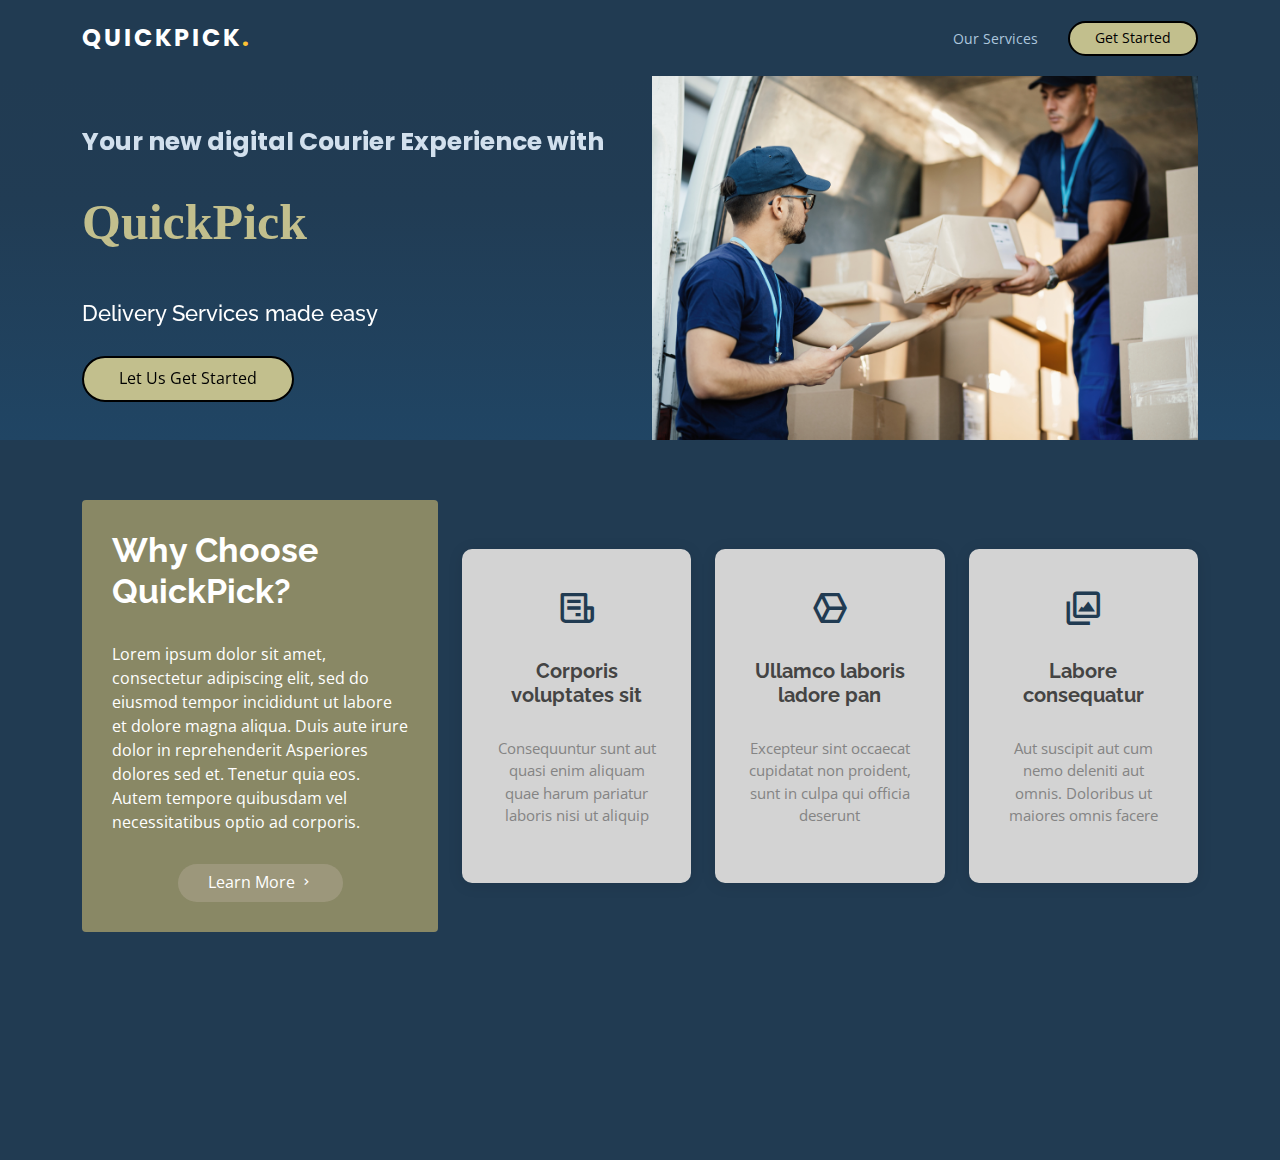
<file: index.html>
<!DOCTYPE html>
<html lang="en">

<head>
  <meta charset="utf-8">
  <meta content="width=device-width, initial-scale=1.0" name="viewport">

  <title>QuickPick</title>
  <meta content="" name="description">
  <meta content="" name="keywords">

  <!-- Favicons -->
  <link href="assets/img/favicon.png" rel="icon">
  <link href="assets/img/apple-touch-icon.png" rel="apple-touch-icon">

  <!-- Google Fonts -->
  <link href="https://fonts.googleapis.com/css?family=Open+Sans:300,300i,400,400i,600,600i,700,700i|Raleway:300,300i,400,400i,500,500i,600,600i,700,700i|Poppins:300,300i,400,400i,500,500i,600,600i,700,700i" rel="stylesheet">

  <!-- Vendor CSS Files -->
  <link href="assets/vendor/aos/aos.css" rel="stylesheet">
  <link href="assets/vendor/bootstrap/css/bootstrap.min.css" rel="stylesheet">
  <link href="assets/vendor/bootstrap-icons/bootstrap-icons.css" rel="stylesheet">
  <link href="assets/vendor/boxicons/css/boxicons.min.css" rel="stylesheet">
  <link href="assets/vendor/glightbox/css/glightbox.min.css" rel="stylesheet">
  <link href="assets/vendor/swiper/swiper-bundle.min.css" rel="stylesheet">

  <!-- Template Main CSS File -->
  <link href="assets/css/style.css" rel="stylesheet">
  
  <link href="assets/css/style.css" rel="stylesheet">

</head>

<body>

  <!-- ======= Header ======= -->
  <header id="header">
    <div class="container d-flex align-items-center justify-content-between">

      <div class="logo">
        <h1><a href="index.html">QuickPick<span>.</span></a></h1>
        <!-- Uncomment below if you prefer to use an image logo -->
        <!-- <a href="index.html"><img src="assets/img/logo.png" alt="" class="img-fluid"></a>-->
      </div>

      <nav id="navbar" class="navbar">
        <ul>
          <li><a class="nav-link scrollto" href="#why-us">Our Services</a></li>
          <li><a class="getstarted scrollto" href="signinsignup/signup.html">Get Started</a></li>
        </ul>
        <i class="bi bi-list mobile-nav-toggle"></i>
      </nav><!-- .navbar -->

    </div>
  </header><!-- End Header -->

  <!-- ======= Hero Section ======= -->
  <section id="hero">

    <div class="container">
      <div class="row d-flex align-items-center">
      <div class=" col-lg-6 py-5 py-lg-0 order-2 order-lg-1" data-aos="fade-right">
        <h1 style="font-size: 25px;">Your new digital Courier Experience with</h1>
        <p style="font-size:50px; font-weight: 900; color: #c2bf8d; font-family: Georgia, 'Times New Roman', Times, serif;">QuickPick</p><br>
        <h2>Delivery Services made easy</h2>
        <a href="signinsignup/login.html" class="btn-get-started scrollto">Let Us Get Started</a>
      </div>
      <div class="col-lg-6 order-1 order-lg-2 hero-img" data-aos="fade-left">
        <img src="assets/img/hero-bg.jpg" class="img-fluid" alt="">
      </div>
    </div>
    </div>

  </section><!-- End Hero -->

  <main id="main">
    <main>
       <!-- ======= Why Us Section ======= -->
    <section id="why-us" class="why-us">
      <div class="container">

        <div class="row">
          <div class="col-lg-4 d-flex align-items-stretch">
            <div class="content">
              <h3>Why Choose QuickPick?</h3>
              <p>
                Lorem ipsum dolor sit amet, consectetur adipiscing elit, sed do eiusmod tempor incididunt ut labore et dolore magna aliqua. Duis aute irure dolor in reprehenderit
                Asperiores dolores sed et. Tenetur quia eos. Autem tempore quibusdam vel necessitatibus optio ad corporis.
              </p>
              <div class="text-center">
                <a href="#" class="more-btn">Learn More <i class="bx bx-chevron-right"></i></a>
              </div>
            </div>
          </div>
          <div class="col-lg-8 d-flex align-items-stretch">
            <div class="icon-boxes d-flex flex-column justify-content-center">
              <div class="row">
                <div class="col-xl-4 d-flex align-items-stretch">
                  <div class="icon-box mt-4 mt-xl-0">
                    <i class="bx bx-receipt"></i>
                    <h4>Corporis voluptates sit</h4>
                    <p>Consequuntur sunt aut quasi enim aliquam quae harum pariatur laboris nisi ut aliquip</p>
                  </div>
                </div>
                <div class="col-xl-4 d-flex align-items-stretch">
                  <div class="icon-box mt-4 mt-xl-0">
                    <i class="bx bx-cube-alt"></i>
                    <h4>Ullamco laboris ladore pan</h4>
                    <p>Excepteur sint occaecat cupidatat non proident, sunt in culpa qui officia deserunt</p>
                  </div>
                </div>
                <div class="col-xl-4 d-flex align-items-stretch">
                  <div class="icon-box mt-4 mt-xl-0">
                    <i class="bx bx-images"></i>
                    <h4>Labore consequatur</h4>
                    <p>Aut suscipit aut cum nemo deleniti aut omnis. Doloribus ut maiores omnis facere</p>
                  </div>
                </div>
              </div>
            </div><!-- End .content-->
          </div>
        </div>

      </div>
    </section>

        <!-- ======= Clients Section ======= -->
        <section id="clients" class="clients section-bg">
          <div class="container">
    
            <div class="row no-gutters clients-wrap clearfix wow fadeInUp">
    
              <div class="col-lg-2 col-md-4 col-6">
                <div class="client-logo">
                  <img src="assets/img/clients/client-1.png" class="img-fluid" alt="" data-aos="flip-right">
                </div>
              </div>
    
              <div class="col-lg-2 col-md-4 col-6">
                <div class="client-logo">
                  <img src="assets/img/clients/client-2.png" class="img-fluid" alt="" data-aos="flip-right" data-aos-delay="100">
                </div>
              </div>
    
              <div class="col-lg-2 col-md-4 col-6">
                <div class="client-logo">
                  <img src="assets/img/clients/client-3.png" class="img-fluid" alt="" data-aos="flip-right" data-aos-delay="200">
                </div>
              </div>
    
              <div class="col-lg-2 col-md-4 col-6">
                <div class="client-logo">
                  <img src="assets/img/clients/client-4.png" class="img-fluid" alt="" data-aos="flip-right" data-aos-delay="300">
                </div>
              </div>
    
              <div class="col-lg-2 col-md-4 col-6">
                <div class="client-logo">
                  <img src="assets/img/clients/client-5.png" class="img-fluid" alt="" data-aos="flip-right" data-aos-delay="400">
                </div>
              </div>
    
              <div class="col-lg-2 col-md-4 col-6">
                <div class="client-logo">
                  <img src="assets/img/clients/client-6.png" class="img-fluid" alt="" data-aos="flip-right" data-aos-delay="500">
                </div>
              </div>
    
            </div>
    
          </div>
        </section><!-- End Clients Section -->
        
    </main>
    
    <!-- ======= About Section ======= -->
<!-- End About Section -->

    <div class="container footer-bottom clearfix">
      <div style="color: #213b52" class="copyright">
        &copy; Copyright <strong><span>QuickPick</span></strong>. All Rights Reserved
      </div>
      <div class="credits" style="color:#213b52">
        <!-- All the links in the footer should remain intact. -->
        <!-- You can delete the links only if you purchased the pro version. -->
        <!-- Licensing information: https://bootstrapmade.com/license/ -->
        <!-- Purchase the pro version with working PHP/AJAX contact form: https://bootstrapmade.com/QuickPick-bootstrap-template-nice-animation/ -->
        Designed by <a style="color: #213b52;" href="https://bootstrapmade.com/">BootstrapMade</a>
      </div>
    </div>
  </footer><!-- End Footer -->

  <a href="#" class="back-to-top d-flex align-items-center justify-content-center"><i class="bi bi-arrow-up-short"></i></a>

  
    
  <!-- Vendor JS Files -->
  <script src="assets/vendor/aos/aos.js"></script>
  <script src="assets/vendor/bootstrap/js/bootstrap.bundle.min.js"></script>
  <script src="assets/vendor/glightbox/js/glightbox.min.js"></script>
  <script src="assets/vendor/isotope-layout/isotope.pkgd.min.js"></script>
  <script src="assets/vendor/swiper/swiper-bundle.min.js"></script>
  <script src="assets/vendor/php-email-form/validate.js"></script>

  <!-- Template Main JS File -->
  <script src="assets/js/main.js"></script>
</body>

</html>
</file>
<file: assets/css/style.css>
/**
* Template Name: Bocor - v4.7.1
* Template URL: https://bootstrapmade.com/bocor-bootstrap-template-nice-animation/
* Author: BootstrapMade.com
* License: https://bootstrapmade.com/license/
*/

/*--------------------------------------------------------------
# General
--------------------------------------------------------------*/
body {
  font-family: "Open Sans", sans-serif;
  color: #444444;
  background-color: #213b52;
}

a {
  color: #fdc134;
  text-decoration: none;
}

a:hover {
  color: #fdd067;
  text-decoration: none;
}

h1, h2, h3, h4, h5, h6 {
  font-family: "Raleway", sans-serif;
}

/*--------------------------------------------------------------
# Back to top button
--------------------------------------------------------------*/
.back-to-top {
  position: fixed;
  visibility: hidden;
  opacity: 0;
  right: 15px;
  bottom: 15px;
  z-index: 99999;
  background: #213b52;
  width: 40px;
  height: 40px;
  border-radius: 50px;
  transition: all 0.4s;
}
.back-to-top i {
  font-size: 24px;
  color: #fff;
  line-height: 0;
}
.back-to-top:hover {
  background: #fdc134;
  color: #fff;
}
.back-to-top.active {
  visibility: visible;
  opacity: 1;
}

/*--------------------------------------------------------------
# Disable aos animation delay on mobile devices
--------------------------------------------------------------*/
@media screen and (max-width: 768px) {
  [data-aos-delay] {
    transition-delay: 0 !important;
  }
}
/*--------------------------------------------------------------
# Header
--------------------------------------------------------------*/
#header {
  z-index: 997;
  transition: all 0.5s;
  padding: 16px 0;
  background: #213b52;
}
#header .logo h1 {
  font-size: 24px;
  margin: 0;
  padding: 10px 0;
  line-height: 1;
  font-weight: 700;
  letter-spacing: 3px;
  text-transform: uppercase;
  font-family: "Poppins", sans-serif;
}
#header .logo h1 a, #header .logo h1 a:hover {
  color: #fff;
  text-decoration: none;
}
#header .logo h1 a span, #header .logo h1 a:hover span {
  color: #fdc134;
}
#header .logo img {
  padding: 0;
  margin: 0;
  max-height: 40px;
}

/*--------------------------------------------------------------
# Navigation Menu
--------------------------------------------------------------*/
/**
* Desktop Navigation 
*/
.navbar {
  padding: 0;
}
.navbar ul {
  margin: 0;
  padding: 0;
  display: flex;
  list-style: none;
  align-items: center;
}
.navbar li {
  position: relative;
}
.navbar a, .navbar a:focus {
  display: flex;
  align-items: center;
  justify-content: space-between;
  padding: 10px 0 10px 30px;
  font-size: 14px;
  color: #adc7de;
  white-space: nowrap;
  transition: 0.3s;
}
.navbar a i, .navbar a:focus i {
  font-size: 12px;
  line-height: 0;
  margin-left: 5px;
}
.navbar a:hover, .navbar .active, .navbar .active:focus, .navbar li:hover > a {
  color: #fff;
}
.navbar .getstarted, .navbar .getstarted:focus {
  background: #c2bf8d;
  color: #000;
  padding: 4px 25px 6px 25px;
  margin-left: 30px;
  border-radius: 50px;
  border: 2px solid #000;
}
.navbar .getstarted:hover, .navbar .getstarted:focus:hover {
  background: #213b52;
  color: #fff;
}
.navbar .dropdown ul {
  display: block;
  position: absolute;
  left: 14px;
  top: calc(100% + 30px);
  margin: 0;
  padding: 10px 0;
  z-index: 99;
  opacity: 0;
  visibility: hidden;
  background: #fff;
  box-shadow: 0px 0px 30px rgba(127, 137, 161, 0.25);
  transition: 0.3s;
  border-radius: 4px;
}
.navbar .dropdown ul li {
  min-width: 200px;
}
.navbar .dropdown ul a {
  padding: 10px 20px;
  font-size: 14px;
  text-transform: none;
  font-weight: 500;
  color: #3e6f9b;
}
.navbar .dropdown ul a i {
  font-size: 12px;
}
.navbar .dropdown ul a:hover, .navbar .dropdown ul .active:hover, .navbar .dropdown ul li:hover > a {
  color: #fdc134;
}
.navbar .dropdown:hover > ul {
  opacity: 1;
  top: 100%;
  visibility: visible;
}
.navbar .dropdown .dropdown ul {
  top: 0;
  left: calc(100% - 30px);
  visibility: hidden;
}
.navbar .dropdown .dropdown:hover > ul {
  opacity: 1;
  top: 0;
  left: 100%;
  visibility: visible;
}
@media (max-width: 1366px) {
  .navbar .dropdown .dropdown ul {
    left: -90%;
  }
  .navbar .dropdown .dropdown:hover > ul {
    left: -100%;
  }
}

/**
* Mobile Navigation 
*/
.mobile-nav-toggle {
  color: #fdc134;
  font-size: 28px;
  cursor: pointer;
  display: none;
  line-height: 0;
  transition: 0.5s;
  position: fixed;
  right: 15px;
  top: 15px;
  z-index: 9998;
  border: 0;
}

@media (max-width: 991px) {
  .mobile-nav-toggle {
    display: block;
  }

  .navbar ul {
    display: none;
  }
}
.navbar-mobile {
  position: fixed;
  overflow: hidden;
  top: 0;
  right: 0;
  left: 0;
  bottom: 0;
  background: rgba(18, 33, 46, 0.9);
  transition: 0.3s;
  z-index: 999;
}
.navbar-mobile .mobile-nav-toggle {
  position: absolute;
  top: 15px;
  right: 15px;
}
.navbar-mobile ul {
  display: block;
  position: absolute;
  top: 55px;
  right: 15px;
  bottom: 15px;
  left: 15px;
  padding: 10px 0;
  border-radius: 10px;
  background-color: #fff;
  overflow-y: auto;
  transition: 0.3s;
}
.navbar-mobile a, .navbar-mobile a:focus {
  padding: 10px 20px;
  font-size: 15px;
  color: #213b52;
}
.navbar-mobile a:hover, .navbar-mobile .active, .navbar-mobile li:hover > a {
  color: #213b52;
}
.navbar-mobile .getstarted, .navbar-mobile .getstarted:focus {
  margin: 15px;
  display: block;
  border: 0;
}
.navbar-mobile .dropdown ul {
  position: static;
  display: none;
  margin: 10px 20px;
  padding: 10px 0;
  z-index: 99;
  opacity: 1;
  visibility: visible;
  background: #fff;
  box-shadow: 0px 0px 30px rgba(127, 137, 161, 0.25);
}
.navbar-mobile .dropdown ul li {
  min-width: 200px;
}
.navbar-mobile .dropdown ul a {
  padding: 10px 20px;
}
.navbar-mobile .dropdown ul a i {
  font-size: 12px;
}
.navbar-mobile .dropdown ul a:hover, .navbar-mobile .dropdown ul .active:hover, .navbar-mobile .dropdown ul li:hover > a {
  color: #fdc134;
}
.navbar-mobile .dropdown > .dropdown-active {
  display: block;
}

/*--------------------------------------------------------------
# Hero Section
--------------------------------------------------------------*/
#hero {
  width: 100%;
  padding: 0 0 0 0;
  background: #213b52;
  background: linear-gradient(180deg, #213b52 0%, #213c54 35%, #204564 100%);
}
#hero h1 {
  margin: 0 0 15px 0;
  font-size: 48px;
  font-weight: 700;
  line-height: 56px;
  color: #d2e0ed;
  font-family: "Poppins", sans-serif;
}
#hero h2 {
  color: #fff;
  margin-bottom: 30px;
  font-size: 22px;
}
#hero .btn-get-started {
  color: black;
  border-radius: 50px;
  padding: 8px 35px 10px 35px;
  border: 2px solid black;
  transition: all ease-in-out 0.3s;
  display: inline-block;
  background: #c2bf8d
}
#hero .btn-get-started:hover {
  background: transparent;
  color: #fff;
}
@media (max-width: 991px) {
  #hero .hero-img {
    text-align: center;
  }
  #hero .hero-img img {
    width: 50%;
  }
}
@media (max-width: 768px) {
  #hero {
    -moz-text-align-last: center;
    text-align-last: center;
  }
  #hero h1 {
    font-size: 28px;
    line-height: 36px;
  }
  #hero h2 {
    font-size: 18px;
    line-height: 24px;
    margin-bottom: 30px;
  }
  #hero .hero-img img {
    width: 70%;
    height: 150%;
  }
}
@media (max-width: 575px) {
  #hero .hero-img img {
    width: 80%;
  }
}

/*--------------------------------------------------------------
# Sections General
--------------------------------------------------------------*/
section {
  padding: 60px 0;
  overflow: hidden;
}

.section-bg {
  background: linear-gradient(180deg, #213b52 0%, #213b52 100%);
}

.section-title {
  text-align: center;
  padding-bottom: 30px;
}
.section-title h2 {
  font-size: 32px;
  font-weight: 600;
  text-transform: uppercase;
  margin-bottom: 20px;
  padding-bottom: 20px;
  position: relative;
  font-family: "Poppins", sans-serif;
  color: #213b52;
}
.section-title h2::before {
  content: "";
  position: absolute;
  display: block;
  width: 120px;
  height: 1px;
  background: #213b52;
  bottom: 1px;
  left: calc(50% - 60px);
}
.section-title h2::after {
  content: "";
  position: absolute;
  display: block;
  width: 40px;
  height: 3px;
  background: #fdc134;
  bottom: 0;
  left: calc(50% - 20px);
}
.section-title p {
  margin-bottom: 0;
}

/*--------------------------------------------------------------
# Breadcrumbs
--------------------------------------------------------------*/
.breadcrumbs {
  padding: 15px 0;
  background-color: #f6f9fb;
  min-height: 40px;
}
.breadcrumbs h2 {
  font-size: 24px;
  font-weight: 300;
}
.breadcrumbs ol {
  display: flex;
  flex-wrap: wrap;
  list-style: none;
  padding: 0;
  margin: 0;
  font-size: 14px;
}
.breadcrumbs ol li + li {
  padding-left: 10px;
}
.breadcrumbs ol li + li::before {
  display: inline-block;
  padding-right: 10px;
  color: #6c757d;
  content: "/";
}
@media (max-width: 768px) {
  .breadcrumbs .d-flex {
    display: block !important;
  }
  .breadcrumbs ol {
    display: block;
  }
  .breadcrumbs ol li {
    display: inline-block;
  }
}

/*--------------------------------------------------------------
# Clients
--------------------------------------------------------------*/
.clients {
  padding: 0;
}
.clients .client-logo {
  display: flex;
  justify-content: center;
  align-items: center;
  overflow: hidden;
  height: 120px;
}
.clients .client-logo img {
  height: 40px;
}
.clients .client-logo:hover img {
  transform: scale(1.2);
}
.clients img {
  transition: all 0.4s ease-in-out;
}

/*--------------------------------------------------------------
# About
--------------------------------------------------------------*/
.about .content h3 {
  font-weight: 700;
  font-size: 34px;
  color: #213b52;
}
.about .content p {
  margin-bottom: 0;
}
.about .content .icon-box h4 {
  font-size: 20px;
  font-weight: 700;
  margin: 5px 0 10px 60px;
  color: #213b52;
}
.about .content .icon-box h4 a {
  color: #213b52;
  transition: 0.3s;
}
.about .content .icon-box h4 a:hover {
  color: #fdc134;
}
.about .content .icon-box i {
  font-size: 48px;
  float: left;
  color: #fdc134;
}
.about .content .icon-box p {
  font-size: 15px;
  color: #848484;
  margin-left: 60px;
}
.about .image {
  background: url("../img/about.jpg") center center no-repeat;
  background-size: cover;
  min-height: 400px;
}
@media (max-width: 667px) {
  .about .image img {
    max-width: 100%;
  }
}

/*--------------------------------------------------------------
# Services
--------------------------------------------------------------*/
.services {
  padding-bottom: 40px;
}
.services .card {
  border: 0;
  padding: 0 30px;
  margin-bottom: 60px;
  position: relative;
  background: transparent;
}
.services .card-img {
  overflow: hidden;
  z-index: 9;
  border-radius: 0;
}
.services .card-img img {
  max-width: 100%;
  transition: all 0.3s ease-in-out;
}
.services .card-body {
  z-index: 10;
  background: #fff;
  border-top: 4px solid #fff;
  padding: 30px;
  box-shadow: 0px 2px 15px rgba(0, 0, 0, 0.1);
  transition: 0.3s;
  margin-top: -60px;
  margin-left: 30px;
  width: calc(100% - 60px);
}
@media (max-width: 640px) {
  .services .card-body {
    margin-left: 15px;
    width: calc(100% - 30px);
  }
}
.services .card-title {
  font-weight: 700;
  text-align: center;
  margin-bottom: 20px;
}
.services .card-title a {
  color: #213b52;
  transition: 0.3s;
}
.services .card-text {
  color: #5e5e5e;
}
.services .read-more a {
  color: #777777;
  text-transform: uppercase;
  font-weight: 600;
  font-size: 12px;
  transition: 0.3s;
}
.services .read-more a:hover {
  color: #fdc134;
}
.services .card:hover img {
  transform: scale(1.1);
}
.services .card:hover .card-body {
  border-color: #fdc134;
}
.services .card:hover .card-body .card-title a {
  color: #fdc134;
}

/*--------------------------------------------------------------
# Features
--------------------------------------------------------------*/
.features .content + .content {
  margin-top: 100px;
}
.features .content h3 {
  font-weight: 700;
  font-size: 26px;
  color: #213b52;
}
.features .content ul {
  list-style: none;
  padding: 0;
}
.features .content ul li {
  padding-bottom: 10px;
}
.features .content ul i {
  font-size: 20px;
  padding-right: 4px;
  color: #fdc134;
}
.features .content p:last-child {
  margin-bottom: 0;
}

/*--------------------------------------------------------------
# Portfolio
--------------------------------------------------------------*/
.portfolio .portfolio-item {
  margin-bottom: 30px;
}
.portfolio #portfolio-flters {
  padding: 0;
  margin: 0 0 35px 0;
  list-style: none;
  text-align: center;
}
.portfolio #portfolio-flters li {
  cursor: pointer;
  margin: 0 5px 5px 0;
  display: inline-block;
  padding: 10px 15px;
  font-size: 16px;
  font-weight: 600;
  line-height: 20px;
  color: #444444;
  margin-bottom: 5px;
  transition: all 0.3s ease-in-out;
}
.portfolio #portfolio-flters li:hover, .portfolio #portfolio-flters li.filter-active {
  color: #fdc134;
}
.portfolio #portfolio-flters li:last-child {
  margin-right: 0;
}
.portfolio .portfolio-wrap {
  transition: 0.3s;
  position: relative;
  overflow: hidden;
  border-radius: 8px;
  z-index: 1;
}
.portfolio .portfolio-wrap::before {
  content: "";
  background: rgba(33, 59, 82, 0.6);
  position: absolute;
  left: 100%;
  right: 0;
  top: 0;
  bottom: 0;
  transition: all ease-in-out 0.3s;
  z-index: 2;
}
.portfolio .portfolio-wrap img {
  transition: 0.3s;
}
.portfolio .portfolio-wrap .portfolio-links {
  opacity: 0;
  left: 0;
  right: 0;
  top: calc(50% - 36px);
  text-align: center;
  z-index: 3;
  position: absolute;
  transition: all ease-in-out 0.3s;
}
.portfolio .portfolio-wrap .portfolio-links a {
  color: #fdc134;
  line-height: 0;
  text-align: center;
  width: 36px;
  height: 36px;
  display: inline-block;
  transition: 0.3s;
}
.portfolio .portfolio-wrap .portfolio-links a i {
  font-size: 32px;
  line-height: 0;
}
.portfolio .portfolio-wrap .portfolio-links a:hover {
  color: #fff;
}
.portfolio .portfolio-wrap .portfolio-info {
  opacity: 0;
  position: absolute;
  bottom: -20px;
  left: 0;
  right: 0;
  text-align: center;
  z-index: 3;
  transition: all ease-in-out 0.3s;
}
.portfolio .portfolio-wrap .portfolio-info h4 {
  font-size: 20px;
  color: #fff;
  font-weight: 600;
}
.portfolio .portfolio-wrap .portfolio-info p {
  color: #ffffff;
  font-size: 14px;
  text-transform: uppercase;
}
.portfolio .portfolio-wrap:hover::before {
  left: 0;
}
.portfolio .portfolio-wrap:hover .portfolio-links {
  opacity: 1;
  top: calc(50% - 18px);
}
.portfolio .portfolio-wrap:hover .portfolio-info {
  opacity: 1;
  bottom: 0;
}

/*--------------------------------------------------------------
# Portfolio Details
--------------------------------------------------------------*/
.portfolio-details {
  padding-top: 40px;
}
.portfolio-details .portfolio-details-slider img {
  width: 100%;
}
.portfolio-details .portfolio-details-slider .swiper-pagination {
  margin-top: 20px;
  position: relative;
}
.portfolio-details .portfolio-details-slider .swiper-pagination .swiper-pagination-bullet {
  width: 12px;
  height: 12px;
  background-color: #fff;
  opacity: 1;
  border: 1px solid #fdc134;
}
.portfolio-details .portfolio-details-slider .swiper-pagination .swiper-pagination-bullet-active {
  background-color: #fdc134;
}
.portfolio-details .portfolio-info {
  padding: 30px;
  box-shadow: 0px 0 30px rgba(33, 59, 82, 0.08);
}
.portfolio-details .portfolio-info h3 {
  font-size: 22px;
  font-weight: 700;
  margin-bottom: 20px;
  padding-bottom: 20px;
  border-bottom: 1px solid #eee;
}
.portfolio-details .portfolio-info ul {
  list-style: none;
  padding: 0;
  font-size: 15px;
}
.portfolio-details .portfolio-info ul li + li {
  margin-top: 10px;
}
.portfolio-details .portfolio-description {
  padding-top: 30px;
}
.portfolio-details .portfolio-description h2 {
  font-size: 26px;
  font-weight: 700;
  margin-bottom: 20px;
}
.portfolio-details .portfolio-description p {
  padding: 0;
}

/*--------------------------------------------------------------
# Team
--------------------------------------------------------------*/
.team .member {
  text-align: center;
  margin-bottom: 20px;
}
.team .member .pic {
  margin-bottom: 15px;
  overflow: hidden;
  min-height: 260px;
}
.team .member .pic img {
  max-width: 100%;
}
.team .member h4 {
  font-weight: 700;
  margin-bottom: 2px;
  font-size: 18px;
  color: #213b52;
}
.team .member span {
  font-style: italic;
  display: block;
  font-size: 13px;
}
.team .member .social {
  margin-top: 15px;
}
.team .member .social a {
  color: #5289ba;
  transition: 0.3s;
}
.team .member .social a:hover {
  color: #fdc134;
}
.team .member .social i {
  font-size: 18px;
  margin: 0 2px;
}

/*--------------------------------------------------------------
# Pricing
--------------------------------------------------------------*/
.pricing .row {
  padding-top: 40px;
}
.pricing .box {
  padding: 40px;
  margin-bottom: 30px;
  box-shadow: 0px 0px 30px rgba(73, 78, 92, 0.15);
  background: #fff;
  text-align: center;
  position: relative;
}
.pricing .featured-badge {
  display: inline-block;
  position: absolute;
  top: -11px;
  left: calc(50% - 49px);
  background: #fdc134;
  color: #fff;
  text-align: center;
  line-height: 1;
  border-radius: 50px;
  padding: 4px 20px 5px 20px;
  font-size: 12px;
  text-transform: uppercase;
}
.pricing h3 {
  font-weight: 300;
  margin-bottom: 15px;
  font-size: 28px;
}
.pricing h4 {
  font-size: 46px;
  color: #fdc134;
  font-weight: 400;
  font-family: "Open Sans", sans-serif;
  margin-bottom: 25px;
}
.pricing h4 span {
  color: #bababa;
  font-size: 18px;
  display: block;
}
.pricing ul {
  padding: 0;
  list-style: none;
  color: #999;
  text-align: left;
  line-height: 20px;
}
.pricing ul li {
  padding-bottom: 12px;
}
.pricing ul i {
  color: #fdc134;
  font-size: 18px;
  padding-right: 4px;
}
.pricing ul .na {
  color: #ccc;
}
.pricing ul .na i {
  color: #ccc;
}
.pricing ul .na span {
  text-decoration: line-through;
}
.pricing .get-started-btn {
  background: #213b52;
  display: inline-block;
  padding: 6px 30px;
  border-radius: 20px;
  color: #fff;
  transition: none;
  font-size: 14px;
  font-weight: 400;
  font-family: "Raleway", sans-serif;
  transition: 0.3s;
}
.pricing .get-started-btn:hover {
  background: #fdc134;
}
.pricing .featured {
  z-index: 10;
  margin: -30px -5px 0 -5px;
  border: 1px solid #fdc134;
}
.pricing .featured .get-started-btn {
  background: #fdc134;
}
.pricing .featured .get-started-btn:hover {
  background: #fdcd5c;
}
@media (max-width: 992px) {
  .pricing .box {
    max-width: 60%;
    margin: 0 auto 30px auto;
  }
}
@media (max-width: 767px) {
  .pricing .box {
    max-width: 80%;
    margin: 0 auto 30px auto;
  }
}
@media (max-width: 420px) {
  .pricing .box {
    max-width: 100%;
    margin: 0 auto 30px auto;
  }
}

/*--------------------------------------------------------------
# Frequently Asked Questions
--------------------------------------------------------------*/
.faq .faq-item {
  margin: 20px 0;
  padding: 20px 0;
  border-bottom: 1px solid #dde8f1;
}
.faq .faq-item i {
  color: #9bbbd7;
  font-size: 20px;
  float: left;
  line-height: 0;
  padding: 13px 0 0 0;
  margin: 0;
}
.faq .faq-item h4 {
  font-size: 16px;
  line-height: 26px;
  font-weight: 500;
  margin: 0 0 10px 28px;
  font-family: "Poppins", sans-serif;
}
.faq .faq-item p {
  font-size: 15px;
}

/*--------------------------------------------------------------
# Contact
--------------------------------------------------------------*/
.contact .info-box {
  color: #444444;
  text-align: center;
  box-shadow: 0 0 30px rgba(214, 215, 216, 0.6);
  padding: 20px 0 30px 0;
  background: #fff;
}
.contact .info-box i {
  font-size: 32px;
  color: #fdc134;
  border-radius: 50%;
  padding: 8px;
  border: 2px dotted #fff7e5;
}
.contact .info-box h3 {
  font-size: 20px;
  color: #777777;
  font-weight: 700;
  margin: 10px 0;
}
.contact .info-box p {
  padding: 0;
  line-height: 24px;
  font-size: 14px;
  margin-bottom: 0;
}
.contact .php-email-form {
  box-shadow: 0 0 30px rgba(214, 215, 216, 0.6);
  padding: 30px;
  background: #fff;
}
.contact .php-email-form .error-message {
  display: none;
  color: #fff;
  background: #ed3c0d;
  text-align: left;
  padding: 15px;
  font-weight: 600;
}
.contact .php-email-form .error-message br + br {
  margin-top: 25px;
}
.contact .php-email-form .sent-message {
  display: none;
  color: #fff;
  background: #18d26e;
  text-align: center;
  padding: 15px;
  font-weight: 600;
}
.contact .php-email-form .loading {
  display: none;
  background: #fff;
  text-align: center;
  padding: 15px;
}
.contact .php-email-form .loading:before {
  content: "";
  display: inline-block;
  border-radius: 50%;
  width: 24px;
  height: 24px;
  margin: 0 10px -6px 0;
  border: 3px solid #18d26e;
  border-top-color: #eee;
  -webkit-animation: animate-loading 1s linear infinite;
  animation: animate-loading 1s linear infinite;
}
.contact .php-email-form input, .contact .php-email-form textarea {
  border-radius: 0;
  box-shadow: none;
  font-size: 14px;
}
.contact .php-email-form input::focus, .contact .php-email-form textarea::focus {
  background-color: #fdc134;
}
.contact .php-email-form input {
  padding: 10px 15px;
}
.contact .php-email-form textarea {
  padding: 12px 15px;
}
.contact .php-email-form button[type=submit] {
  background: #fdc134;
  border: 0;
  padding: 10px 24px;
  color: #fff;
  transition: 0.4s;
}
.contact .php-email-form button[type=submit]:hover {
  background: #fdd067;
}
@-webkit-keyframes animate-loading {
  0% {
    transform: rotate(0deg);
  }
  100% {
    transform: rotate(360deg);
  }
}
@keyframes animate-loading {
  0% {
    transform: rotate(0deg);
  }
  100% {
    transform: rotate(360deg);
  }
}

/*--------------------------------------------------------------
# Footer
--------------------------------------------------------------*/
#footer {
  background: url("../img/footer-bg.jpg") center center no-repeat;
  color: #fff;
  font-size: 14px;
  position: relative;
}
#footer::before {
  content: "";
  position: absolute;
  left: 0;
  right: 0;
  top: 0;
  bottom: 0;
  background: rgba(26, 46, 64, 0.85);
  z-index: 1;
}
#footer .footer-top {
  position: relative;
  z-index: 2;
  text-align: center;
  padding: 80px 0;
}
#footer .footer-top h3 {
  font-size: 36px;
  font-weight: 700;
  color: #fff;
  position: relative;
  font-family: "Poppins", sans-serif;
  padding-bottom: 0;
  margin-bottom: 0;
}
#footer .footer-top p {
  font-size: 15;
  font-style: italic;
  margin: 30px 0 0 0;
  padding: 0;
}
#footer .footer-top .footer-newsletter {
  text-align: center;
  font-size: 15px;
  margin-top: 30px;
}
#footer .footer-top .footer-newsletter form {
  background: #fff;
  padding: 6px 10px;
  position: relative;
  border-radius: 50px;
  box-shadow: 0px 2px 15px rgba(0, 0, 0, 0.1);
  text-align: left;
}
#footer .footer-top .footer-newsletter form input[type=email] {
  border: 0;
  padding: 4px 8px;
  width: calc(100% - 100px);
}
#footer .footer-top .footer-newsletter form input[type=submit] {
  position: absolute;
  top: 0;
  right: -1px;
  bottom: 0;
  border: 0;
  background: none;
  font-size: 16px;
  padding: 0 20px;
  background: #fdc134;
  color: #fff;
  transition: 0.3s;
  border-radius: 50px;
  box-shadow: 0px 2px 15px rgba(0, 0, 0, 0.1);
}
#footer .footer-top .footer-newsletter form input[type=submit]:hover {
  background: #fcb102;
}
#footer .footer-top .social-links {
  margin-top: 30px;
}
#footer .footer-top .social-links a {
  font-size: 18px;
  display: inline-block;
  background: #284864;
  color: #fff;
  line-height: 1;
  padding: 8px 0;
  margin-right: 4px;
  border-radius: 50%;
  text-align: center;
  width: 36px;
  height: 36px;
  transition: 0.3s;
}
#footer .footer-top .social-links a:hover {
  background: #fcb102;
  color: #fff;
  text-decoration: none;
}
#footer .footer-bottom {
  border-top: 1px solid #1a2e40;
  z-index: 2;
  position: relative;
  padding-top: 40px;
  padding-bottom: 40px;
}
#footer .copyright {
  text-align: center;
  float: left;
}
#footer .credits {
  float: right;
  text-align: center;
  font-size: 13px;
}
@media (max-width: 768px) {
  #footer .copyright, #footer .credits {
    padding: 5px;
    float: none;
    text-align: ceneter;
  }
}

/*--------------------------------------------------------------
# Why Us
--------------------------------------------------------------*/
.why-us{
  position: relative;
  z-index:1;
}

.why-us .content {
  padding: 30px;
  background: #898865;
  border-radius: 4px;
  color: #fff;
}
.why-us .content h3 {
  font-weight: 700;
  font-size: 34px;
  margin-bottom: 30px;
}
.why-us .content p {
  margin-bottom: 30px;
}
.why-us .content .more-btn {
  display: inline-block;
  background: rgba(236, 214, 214, 0.2);
  padding: 6px 30px 8px 30px;
  color: #fff;
  border-radius: 50px;
  transition: all ease-in-out 0.4s;
}
.why-us .content .more-btn i {
  font-size: 14px;
}
.why-us .content .more-btn:hover {
  color: #898865;
  background: #fff;
}
.why-us .icon-boxes .icon-box {
  text-align: center;
  border-radius: 10px;
  background: lightgray;
  box-shadow: 0px 2px 15px rgba(0, 0, 0, 0.1);
  padding: 40px 30px;
  width: 100%;
}

.why-us .icon-boxes .icon-box:hover {
  background: #FFF;
}

.why-us .icon-boxes .icon-box i {
  font-size: 40px;
  color: #213b52;
  margin-bottom: 30px;
}
.why-us .icon-boxes .icon-box h4 {
  font-size: 20px;
  font-weight: 700;
  margin: 0 0 30px 0;
}
.why-us .icon-boxes .icon-box p {
  font-size: 15px;
  color: #848484;
}
</file>
